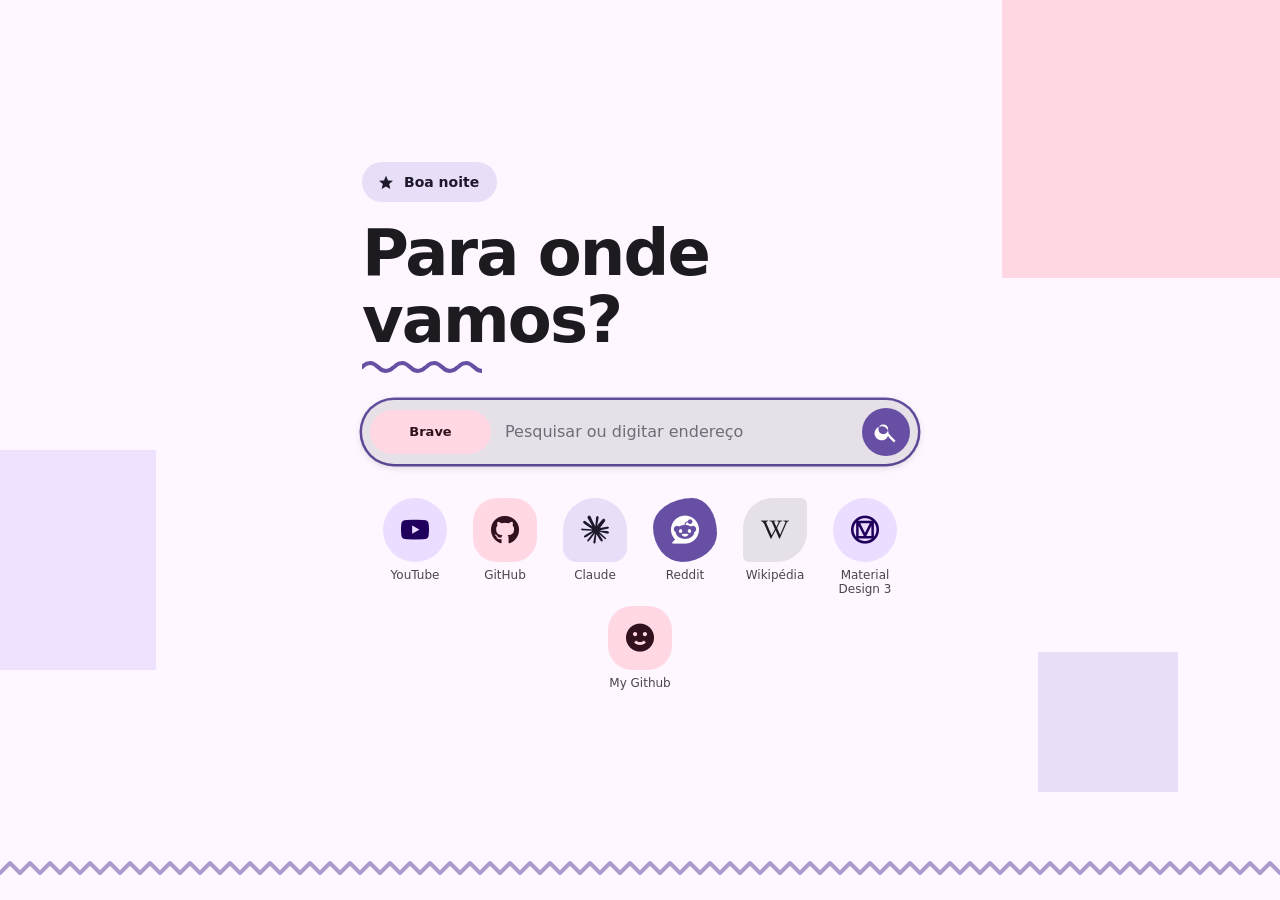
<file: index.html>
<!DOCTYPE html>
<html lang="pt-BR"><head><meta charset="utf-8">
<meta name="viewport" content="width=device-width, initial-scale=1">
<meta name="color-scheme" content="light dark">
<title>Início</title>
<link rel="icon" type="image/svg+xml" href="data:image/svg+xml,%3Csvg xmlns='http://www.w3.org/2000/svg' viewBox='0 0 32 32'%3E%3Cpath d='M16 2c7 0 14 5 14 13s-6 15-14 15S2 23 2 16 9 2 16 2z' fill='%236750A4'/%3E%3Cpolygon points='16,7 18.6,13 25,13.6 20.2,17.8 21.6,24 16,20.7 10.4,24 11.8,17.8 7,13.6 13.4,13' fill='white'/%3E%3C/svg%3E">
<style>
:root{
  color-scheme:light dark;
  --surface:#FEF7FF;--on-surface:#1D1B20;--on-surface-variant:#49454F;
  --primary:#6750A4;--on-primary:#fff;--primary-container:#EADDFF;--on-primary-container:#21005D;
  --secondary-container:#E8DEF8;--on-secondary-container:#1D192B;
  --tertiary-container:#FFD8E4;--on-tertiary-container:#31111D;
  --surface-high:#ECE6F0;--surface-highest:#E6E0E9;
  --spring:cubic-bezier(.34,1.56,.64,1);--smooth:cubic-bezier(.2,0,0,1);
  --font:"Google Sans Flex","Google Sans","Roboto Flex",Roboto,"Segoe UI Variable","Segoe UI",system-ui,sans-serif;
}
@media (prefers-color-scheme:dark){:root{
  --surface:#141218;--on-surface:#E6E0E9;--on-surface-variant:#CAC4D0;
  --primary:#D0BCFF;--on-primary:#381E72;--primary-container:#4F378B;--on-primary-container:#EADDFF;
  --secondary-container:#4A4458;--on-secondary-container:#E8DEF8;
  --tertiary-container:#633B48;--on-tertiary-container:#FFD8E4;
  --surface-high:#2B2930;--surface-highest:#36343B;
}}
/* paleta dinâmica a partir da cor de destaque do Windows (se o navegador não entender, usa a paleta acima) */
@supports (color:oklch(from AccentColor l c h)){
  :root{
    --surface:oklch(from AccentColor .98 .008 h);--on-surface:oklch(from AccentColor .2 .02 h);--on-surface-variant:oklch(from AccentColor .42 .025 h);
    --primary:oklch(from AccentColor .46 .16 h);--on-primary:#fff;
    --primary-container:oklch(from AccentColor .91 .06 h);--on-primary-container:oklch(from AccentColor .25 .09 h);
    --secondary-container:oklch(from AccentColor .92 .03 h);--on-secondary-container:oklch(from AccentColor .25 .04 h);
    --tertiary-container:oklch(from AccentColor .91 .06 calc(h + 60));--on-tertiary-container:oklch(from AccentColor .25 .08 calc(h + 60));
    --surface-high:oklch(from AccentColor .93 .015 h);--surface-highest:oklch(from AccentColor .9 .02 h);
  }
  @media (prefers-color-scheme:dark){:root{
    --surface:oklch(from AccentColor .17 .012 h);--on-surface:oklch(from AccentColor .92 .01 h);--on-surface-variant:oklch(from AccentColor .8 .02 h);
    --primary:oklch(from AccentColor .8 .12 h);--on-primary:oklch(from AccentColor .25 .09 h);
    --primary-container:oklch(from AccentColor .36 .1 h);--on-primary-container:oklch(from AccentColor .91 .05 h);
    --secondary-container:oklch(from AccentColor .38 .04 h);--on-secondary-container:oklch(from AccentColor .91 .03 h);
    --tertiary-container:oklch(from AccentColor .38 .08 calc(h + 60));--on-tertiary-container:oklch(from AccentColor .91 .05 calc(h + 60));
    --surface-high:oklch(from AccentColor .24 .018 h);--surface-highest:oklch(from AccentColor .29 .02 h);
  }}
}
*{margin:0;padding:0;box-sizing:border-box}
html,body{min-height:100%}
body{background:var(--surface);color:var(--on-surface);font-family:var(--font);display:grid;place-items:center;min-height:100vh;overflow-x:hidden}

/* fundo: formas que se transformam + zigzag */
#bg{position:fixed;inset:0;overflow:hidden;pointer-events:none;z-index:0}
#bg i{position:absolute;display:block}
.s1{width:min(38vw,380px);aspect-ratio:1;top:-8vw;right:-8vw;background:var(--tertiary-container);animation:morph 14s var(--smooth) infinite alternate,spin 40s linear infinite}
.s2{width:min(22vw,220px);aspect-ratio:1;top:50%;left:-5vw;background:var(--primary-container);opacity:.8;animation:morph 11s var(--smooth) infinite alternate-reverse,spin 32s linear infinite reverse}
.s3{width:min(14vw,140px);aspect-ratio:1;bottom:12vh;right:8vw;background:var(--secondary-container);animation:morph 9s var(--smooth) infinite alternate,spin 24s linear infinite}
@keyframes morph{0%{border-radius:50%}25%{border-radius:38% 62% 56% 44%/50% 38% 62% 50%}50%{border-radius:28%}75%{border-radius:62% 38% 30% 70%/42% 62% 38% 58%}100%{border-radius:50% 18% 50% 18%}}
@keyframes spin{to{transform:rotate(360deg)}}
.zz{left:0;right:0;bottom:22px;height:20px;background:var(--primary);opacity:.55;
  -webkit-mask:url("data:image/svg+xml;utf8,<svg xmlns='http://www.w3.org/2000/svg' width='40' height='20' viewBox='0 0 40 20'><path d='M0 15 L10 5 L20 15 L30 5 L40 15' fill='none' stroke='black' stroke-width='4' stroke-linejoin='round' stroke-linecap='round'/></svg>") repeat-x 0 0/40px 20px;
  mask:url("data:image/svg+xml;utf8,<svg xmlns='http://www.w3.org/2000/svg' width='40' height='20' viewBox='0 0 40 20'><path d='M0 15 L10 5 L20 15 L30 5 L40 15' fill='none' stroke='black' stroke-width='4' stroke-linejoin='round' stroke-linecap='round'/></svg>") repeat-x 0 0/40px 20px;
  animation:slide 3s linear infinite}
@keyframes slide{to{-webkit-mask-position:40px 0;mask-position:40px 0}}

main{position:relative;z-index:1;width:100%;max-width:600px;padding:32px 22px 80px}
main>*{animation:rise .8s var(--spring) both}
.chip{animation-delay:.02s}h1{animation-delay:.08s}.wave{animation-delay:.14s}form{animation-delay:.2s}#fav{animation-delay:.3s}
@keyframes rise{from{opacity:0;transform:translateY(26px) scale(.96)}to{opacity:1;transform:none}}

.chip{display:inline-flex;align-items:center;gap:8px;height:40px;padding:0 18px 0 14px;border-radius:20px;background:var(--secondary-container);color:var(--on-secondary-container);font-size:14px;font-weight:600}
h1{margin:18px 0 6px;font-size:clamp(42px,9vw,64px);line-height:1.04;font-weight:800;letter-spacing:-.03em}
.wave{display:block;width:120px;height:14px;margin:0 0 26px;background:var(--primary);
  -webkit-mask:url("data:image/svg+xml;utf8,<svg xmlns='http://www.w3.org/2000/svg' width='32' height='14' viewBox='0 0 32 14'><path d='M0 7 Q8 -1 16 7 T32 7' fill='none' stroke='black' stroke-width='4' stroke-linecap='round'/></svg>") repeat-x 0 0/32px 14px;
  mask:url("data:image/svg+xml;utf8,<svg xmlns='http://www.w3.org/2000/svg' width='32' height='14' viewBox='0 0 32 14'><path d='M0 7 Q8 -1 16 7 T32 7' fill='none' stroke='black' stroke-width='4' stroke-linecap='round'/></svg>") repeat-x 0 0/32px 14px;
  animation:rise .8s var(--spring) .14s both,wave 1.4s linear infinite}
@keyframes wave{to{-webkit-mask-position:32px 0;mask-position:32px 0}}

form{display:flex;align-items:center;height:64px;padding:0 8px;border-radius:32px;background:var(--surface-high);box-shadow:0 1px 3px rgba(0,0,0,.18),0 0 0 0 var(--primary);transition:box-shadow .3s var(--smooth),background .3s}
form:focus-within{background:var(--surface-highest);box-shadow:0 2px 8px rgba(0,0,0,.2),0 0 0 2.5px var(--primary)}
select{appearance:none;-webkit-appearance:none;height:44px;padding:0 14px;border:none;outline:none;border-radius:22px;background:var(--tertiary-container);color:var(--on-tertiary-container);font:600 13px var(--font);text-align:center;cursor:pointer;transition:border-radius .35s var(--spring)}
select:active{border-radius:12px}
input{flex:1;min-width:0;height:64px;padding:0 14px;border:none;outline:none;background:transparent;color:var(--on-surface);caret-color:var(--primary);font:500 16px var(--font)}
input::placeholder{color:var(--on-surface-variant);opacity:.75;font-weight:400}
button{display:grid;place-items:center;flex:none;width:48px;height:48px;border:none;outline:none;border-radius:50%;background:var(--primary);color:var(--on-primary);cursor:pointer;transition:border-radius .35s var(--spring),transform .35s var(--spring)}
button:active{border-radius:16px;transform:scale(.9)}

/* atalhos */
#fav{display:flex;flex-wrap:wrap;justify-content:center;gap:10px 14px;margin-top:34px}
#fav a{width:76px;text-align:center;text-decoration:none;color:var(--on-surface-variant);font-size:12px;font-weight:500}
#fav b{display:grid;place-items:center;width:64px;height:64px;margin:0 auto 6px;font:700 22px var(--font);transition:border-radius .45s var(--spring),transform .45s var(--spring)}
#fav b.ni{font-family:NF,sans-serif;font-weight:400;font-size:28px}
#fav a:nth-child(5n+1) b{border-radius:50%;background:var(--primary-container);color:var(--on-primary-container)}
#fav a:nth-child(5n+2) b{border-radius:24px;background:var(--tertiary-container);color:var(--on-tertiary-container)}
#fav a:nth-child(5n+3) b{border-radius:32px 32px 14px 14px;background:var(--secondary-container);color:var(--on-secondary-container)}
#fav a:nth-child(5n+4) b{border-radius:62% 38% 55% 45%/45% 55% 45% 55%;background:var(--primary);color:var(--on-primary)}
#fav a:nth-child(5n) b{border-radius:30px 6px 30px 6px;background:var(--surface-highest);color:var(--on-surface)}
#fav a:hover b{transform:scale(1.08)}
#fav a:active b{border-radius:14px;transform:scale(.88)}
@media (prefers-reduced-motion:reduce){*{animation:none!important;transition:none!important}}
</style></head>
<body>
<div id="bg" aria-hidden="true"><i class="s1"></i><i class="s2"></i><i class="s3"></i><i class="zz"></i></div>
<main>
  <div class="chip"><svg viewBox="0 0 24 24" width="20" height="20" aria-hidden="true"><path fill="currentColor" d="M12 17.3l-5.2 3.1 1.4-5.9L3.6 10.6l6-.5L12 4.5l2.4 5.6 6 .5-4.6 3.9 1.4 5.9z"/></svg><span id="greet">Olá</span></div>
  <h1>Para onde<br>vamos?</h1>
  <i class="wave" aria-hidden="true"></i>
  <form id="f"><select id="eng" aria-label="Buscador"></select><input id="q" type="text" placeholder="Pesquisar ou digitar endereço" autocomplete="off" autofocus><button type="submit" aria-label="Pesquisar"><svg viewBox="0 0 24 24" width="26" height="26"><path fill="currentColor" d="M15.5 14h-.8l-.3-.3A6.5 6.5 0 1 0 14 15.5l.3.3v.8l5 5 1.5-1.5-5-5zm-6 0a4.5 4.5 0 1 1 0-9 4.5 4.5 0 0 1 0 9z"/></svg></button></form>
  <nav id="fav"></nav>
</main>
<script>
/* ===== EDITE AQUI ===== */
var ENGINES={ /* o primeiro é o padrão */
  br:["Brave","https://search.brave.com/search?q="],
  gg:["Google","https://www.google.com/search?q="],
  dd:["DuckDuckGo","https://duckduckgo.com/?q="],
  yt:["YouTube","https://www.youtube.com/results?search_query="],
  wk:["Wikipédia","https://pt.wikipedia.org/w/index.php?search="]
};
var FONT="fonts/SymbolsNerdFontMono-Regular.ttf"; /* caminho da fonte, a partir deste index.html */
var FAVS=[ /* [nome, endereço, ícone (opcional, código da fonte Nerd)] */
  ["YouTube","https://www.youtube.com","\uf16a"],
  ["GitHub","https://github.com","\uf09b"],
  ["Claude","https://claude.ai","\uec82"],
  ["Reddit","https://www.reddit.com","\uf1a1"],
  ["Wikipédia","https://pt.wikipedia.org","\uf266"],
  ["Material Design 3","https://m3.material.io","\udb82\udd86"],
  ["My Github","https://github.com/VitzzALT","\udb83\udc71"],
];
/* ======================= */
var $=function(i){return document.getElementById(i)};
var h=new Date().getHours();
$("greet").textContent=h<5?"Boa madrugada":h<12?"Bom dia":h<18?"Boa tarde":"Boa noite";
var eng=$("eng"),k,s="";
for(k in ENGINES)s+='<option value="'+k+'">'+ENGINES[k][0]+'</option>';
eng.innerHTML=s;
try{if(ENGINES[localStorage.se])eng.value=localStorage.se}catch(e){}
eng.onchange=function(){try{localStorage.se=eng.value}catch(e){}};
$("f").onsubmit=function(e){
  e.preventDefault();
  var v=$("q").value.trim();if(!v)return;
  if(/^(https?:\/\/|file:\/\/|about:)/i.test(v))location.href=v;
  else if(/^[^\s]+\.[a-z]{2,}(\/\S*)?$/i.test(v))location.href="https://"+v;
  else location.href=ENGINES[eng.value][1]+encodeURIComponent(v);
};
$("fav").innerHTML=FAVS.map(function(f,i){
  return '<a href="'+f[1]+'"><b id="ic'+i+'">'+f[0].charAt(0).toUpperCase()+'</b>'+f[0]+'</a>';
}).join("");
/* ícones Nerd Font: só trocam a letra se a fonte carregar de verdade */
try{
  new FontFace("NF","url("+FONT+")").load().then(function(face){
    document.fonts.add(face);
    FAVS.forEach(function(f,i){
      if(f[2]){var b=$("ic"+i);b.textContent=f[2];b.classList.add("ni")}
    });
  }).catch(function(){});
}catch(e){}
</script>
</body></html>
</file>
